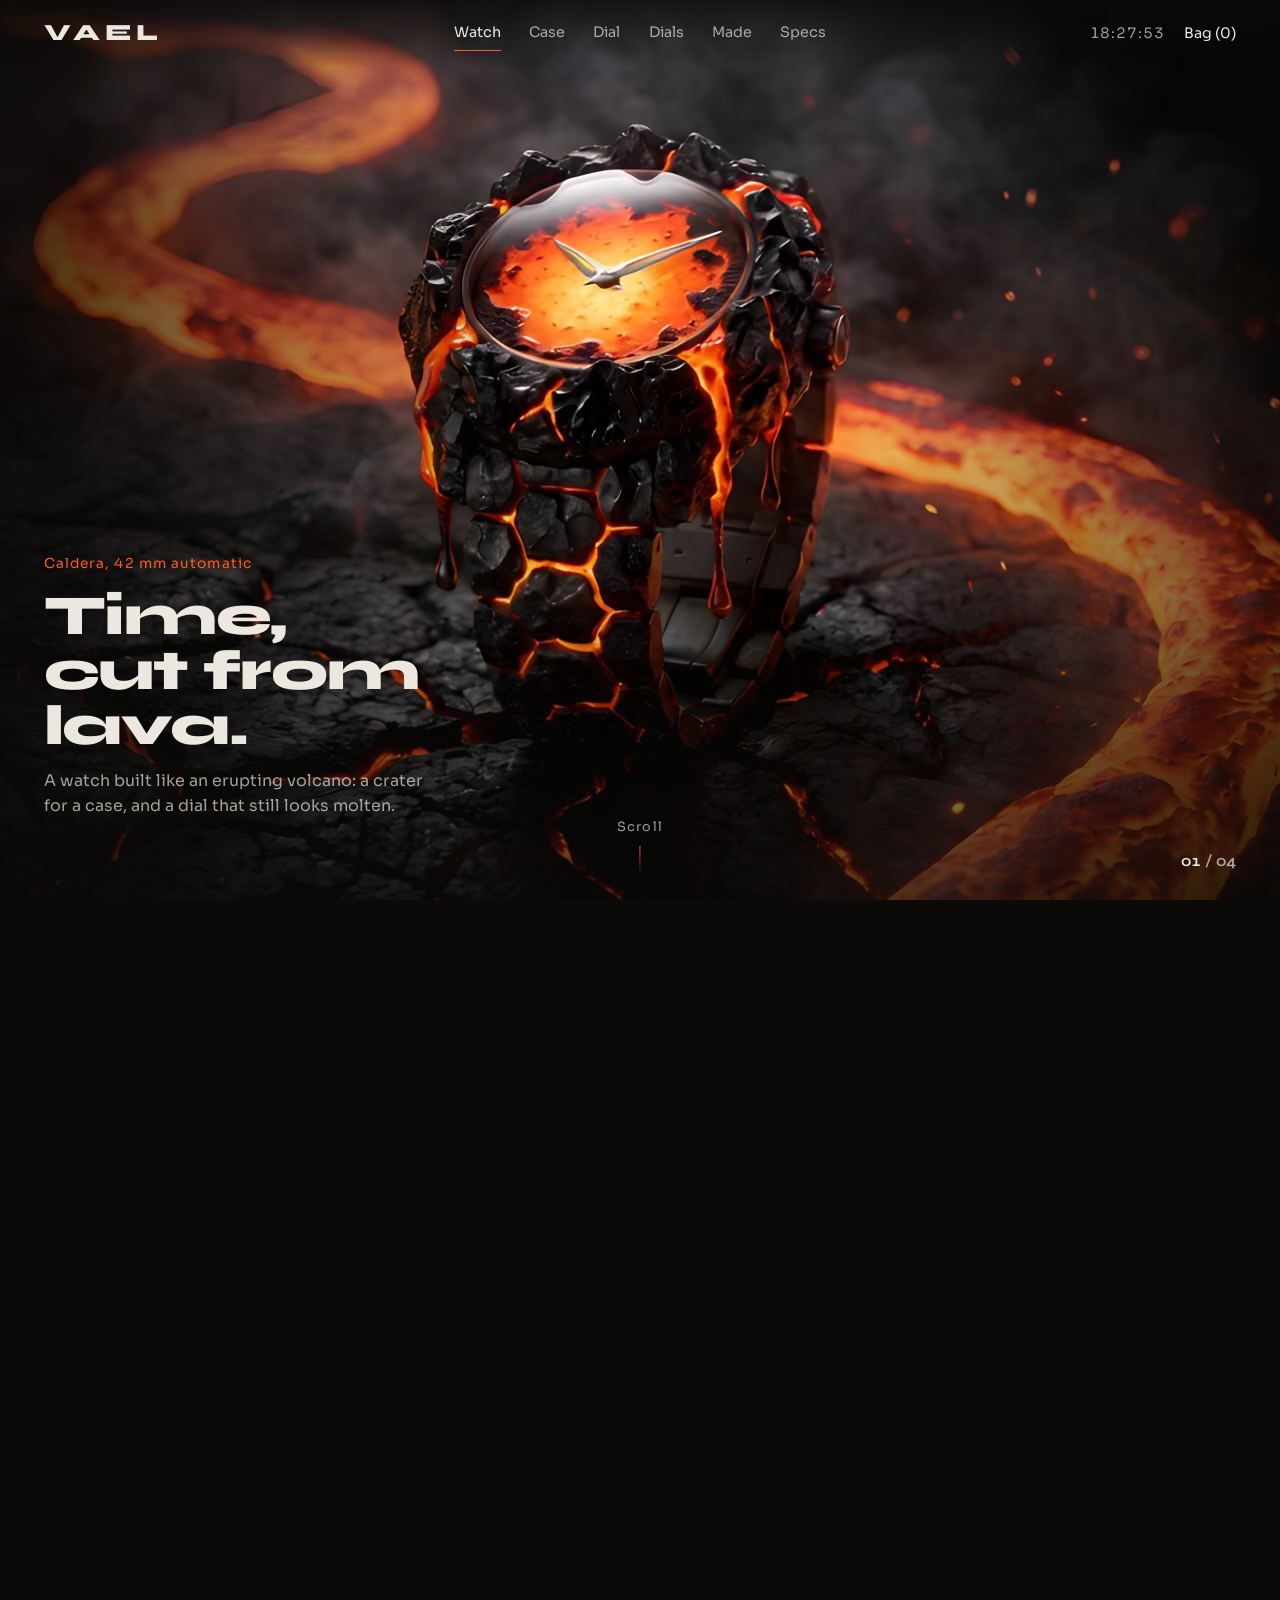
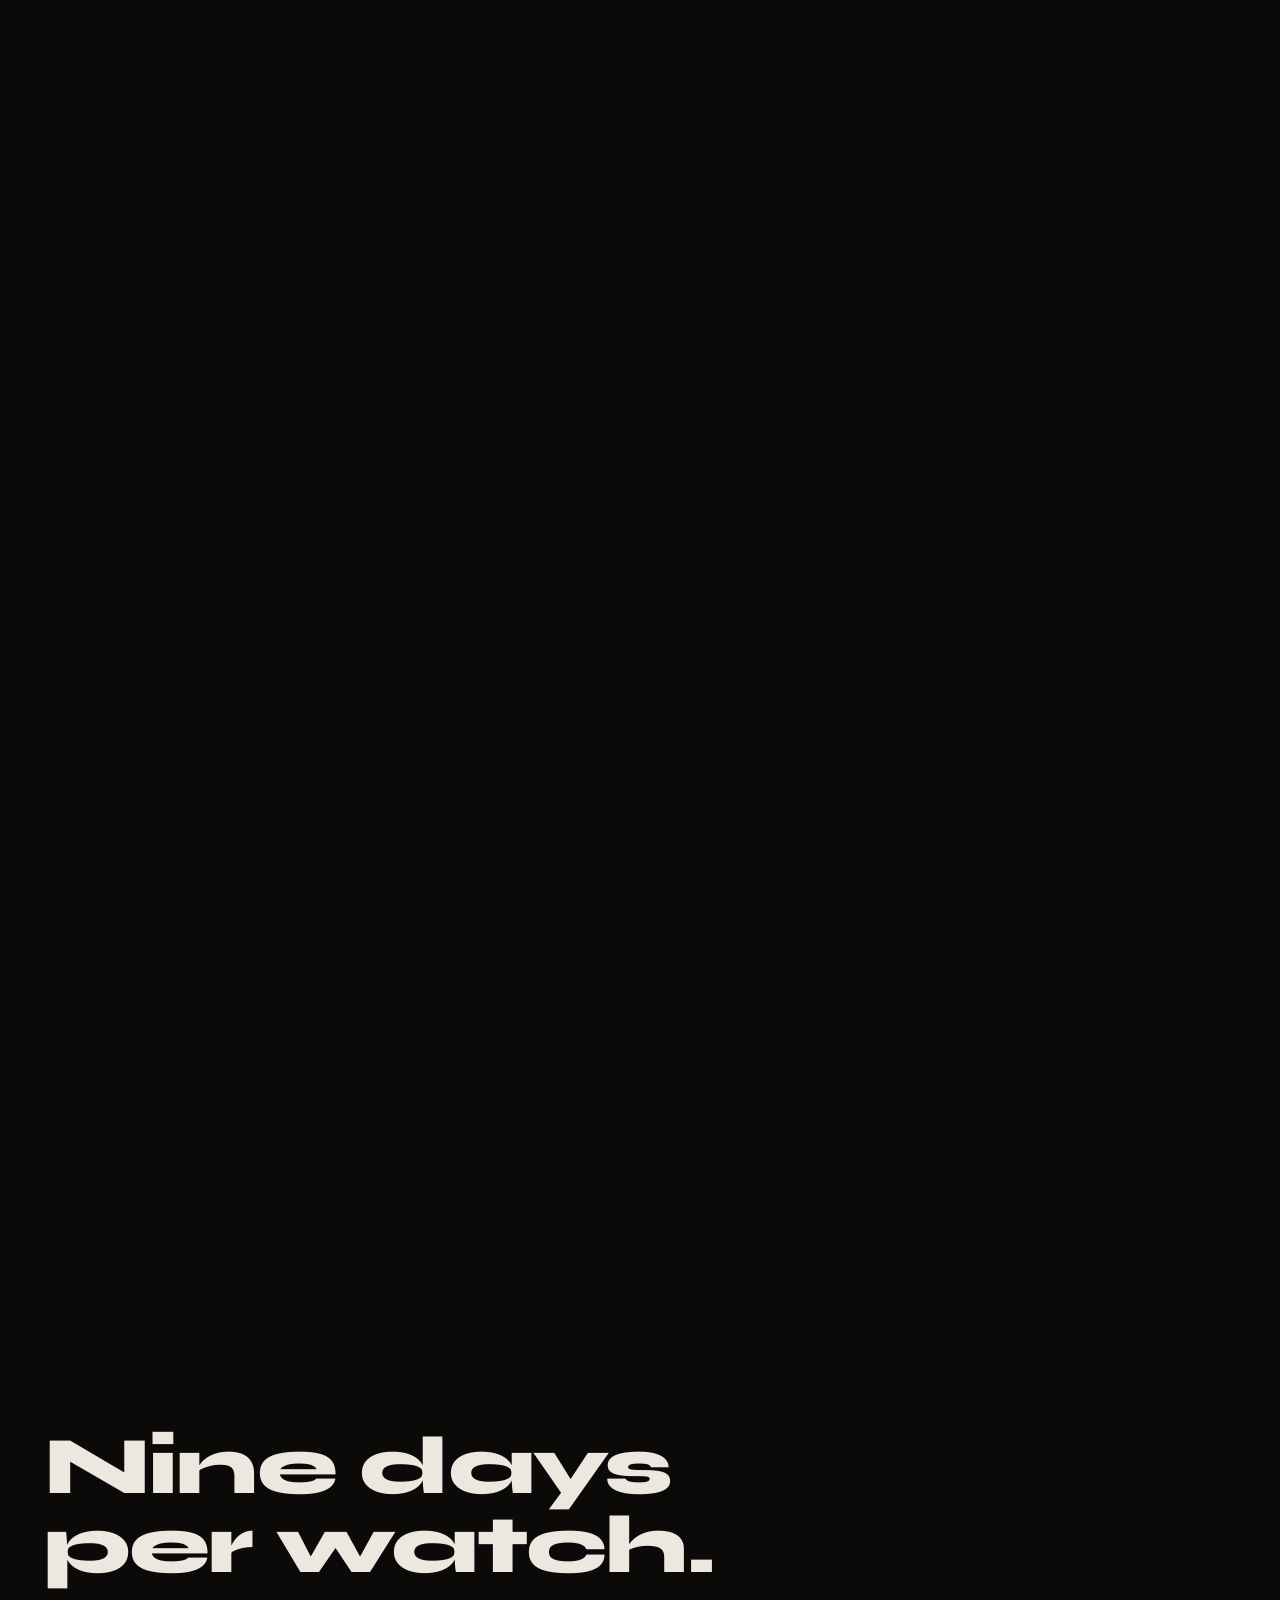
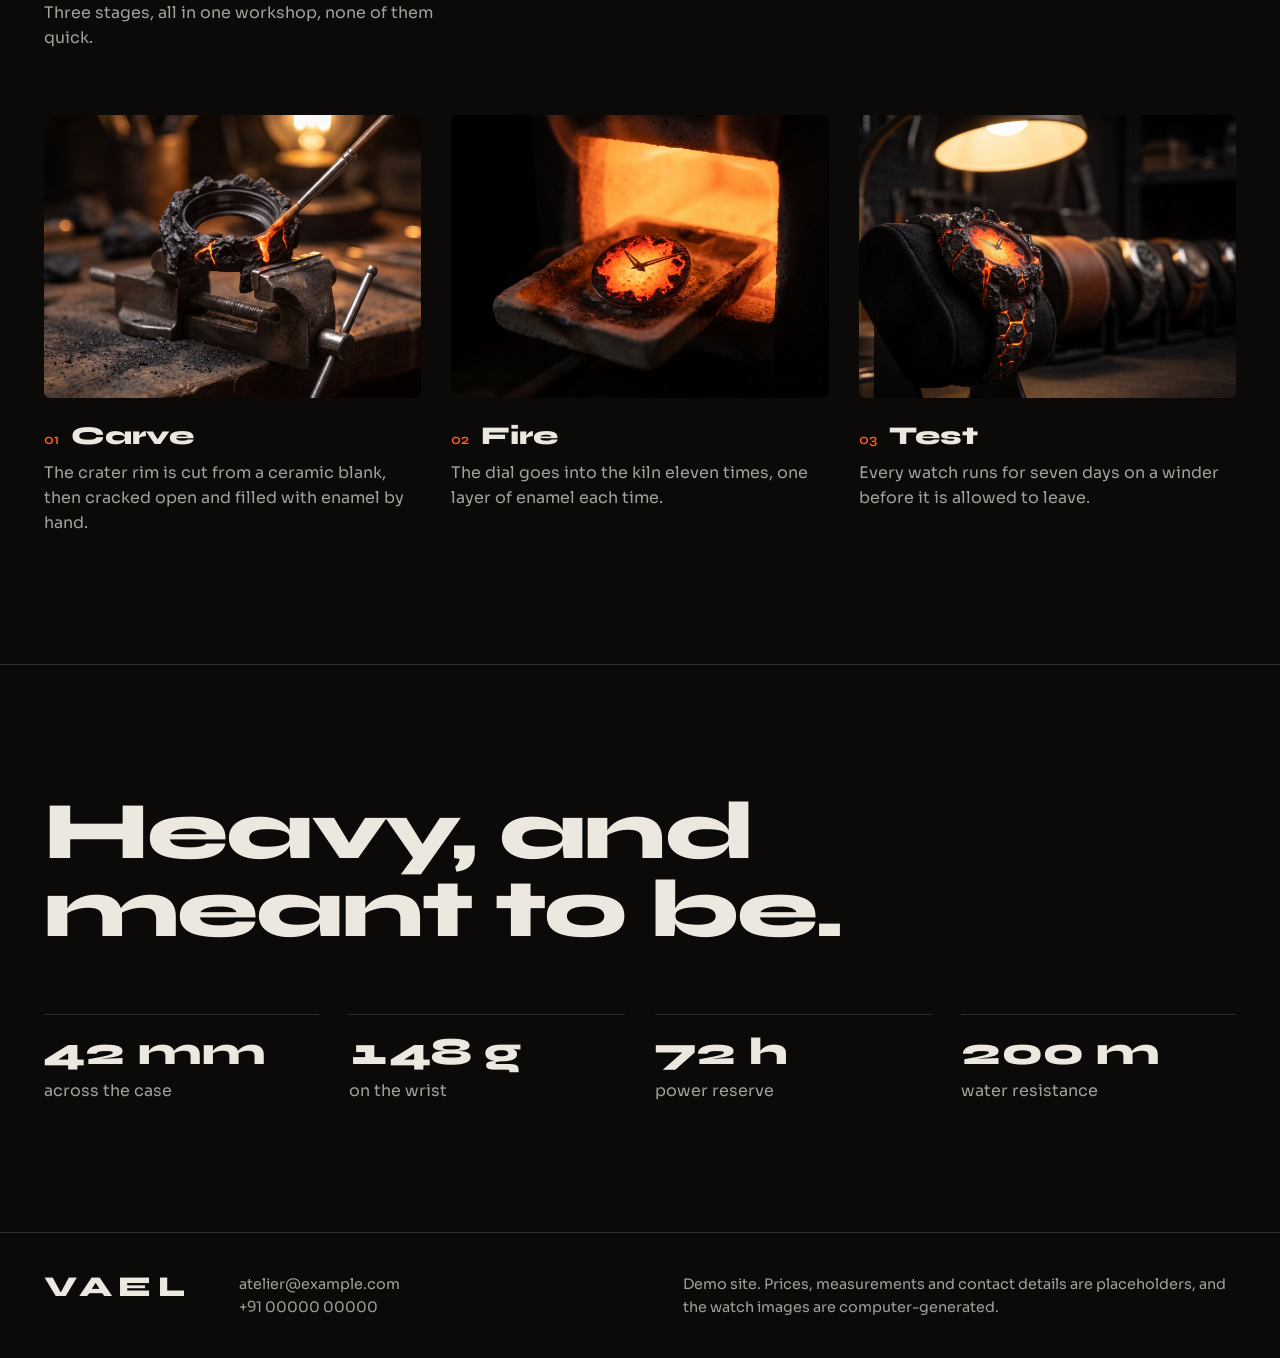
<file: index.html>
<!doctype html>
<html lang="en">
<head>
  <meta charset="utf-8">
  <meta name="viewport" content="width=device-width, initial-scale=1">
  <title>Vael</title>
  <meta name="description" content="The Vael Caldera: a watch with a case like cooled lava and a dial fired eleven times. Scroll to move around it, then choose your dial.">
  <meta name="theme-color" content="#0b0a09">
  <script>document.documentElement.classList.add("js");</script>
  <link rel="preconnect" href="https://fonts.googleapis.com">
  <link rel="preconnect" href="https://fonts.gstatic.com" crossorigin>
  <link href="https://fonts.googleapis.com/css2?family=Sora:wght@400;500;600&family=Syne:wght@600;800&display=swap" rel="stylesheet">
  <link rel="stylesheet" href="styles.css">
</head>
<body>
  <a class="skip" href="#made">Skip to how it is made</a>

  <header class="bar">
    <a class="brand" id="brand" href="#top">VAEL</a>
    <nav class="nav" id="nav" aria-label="Main"></nav>
    <div class="bar-right">
      <time class="clock" id="clock" aria-label="Current time"></time>
      <a class="bag" id="bag" href="#top">Bag (0)</a>
    </div>
  </header>

  <main>
    <!-- Film: the watch stays on screen while scrolling moves the camera
         around it. app.js paints it on the canvas and fades each panel in. -->
    <section class="film" id="top" aria-label="The Caldera, from every side">
      <div class="pin">
        <canvas class="screen" id="screen" aria-hidden="true"></canvas>
        <div class="shade" aria-hidden="true"></div>

        <div class="panels" id="panels"></div>

        <!-- Last stop: choose a dial -->
        <form class="panel panel-buy" id="buy" novalidate>
          <p class="kicker" id="buyKicker"></p>
          <h2 id="dialName"></h2>
          <p class="dial-note" id="dialNote"></p>
          <p class="panel-text" id="dialText"></p>
          <div class="buy-row">
            <p class="price" id="price"></p>
            <button class="btn" type="submit">Add to bag</button>
          </div>
          <fieldset>
            <legend class="visually-hidden">Dial colour</legend>
            <div class="dials" id="dials"></div>
          </fieldset>
          <p class="buy-note" id="buyNote" role="status"></p>
        </form>

        <p class="hint" id="hint" hidden></p>
        <p class="counter" aria-hidden="true"><span id="count">01</span><span id="total"></span></p>
        <a class="cue" id="cue" href="#made">Scroll</a>
      </div>
    </section>

    <section class="section" id="made" aria-labelledby="madeTitle">
      <div class="wrap">
        <header class="head">
          <h2 class="display" id="madeTitle" data-reveal>Nine days per watch.</h2>
          <p class="lede" data-reveal>Three stages, all in one workshop, none of them quick.</p>
        </header>
        <ol class="cards" id="cards"></ol>
      </div>
    </section>

    <section class="section section-rule" id="specs" aria-labelledby="specsTitle">
      <div class="wrap">
        <h2 class="display" id="specsTitle" data-reveal>Heavy, and meant to be.</h2>
        <dl class="specs" id="specList"></dl>
      </div>
    </section>
  </main>

  <footer class="footer">
    <div class="wrap footer-row">
      <p class="footer-mark" id="footMark">VAEL</p>
      <p><a id="footEmail"></a><br><a id="footPhone"></a></p>
      <p class="footer-note">Demo site. Prices, measurements and contact details are placeholders, and the watch images are computer-generated.</p>
    </div>
  </footer>

  <script src="config.js"></script>
  <script src="app.js"></script>
</body>
</html>
</file>
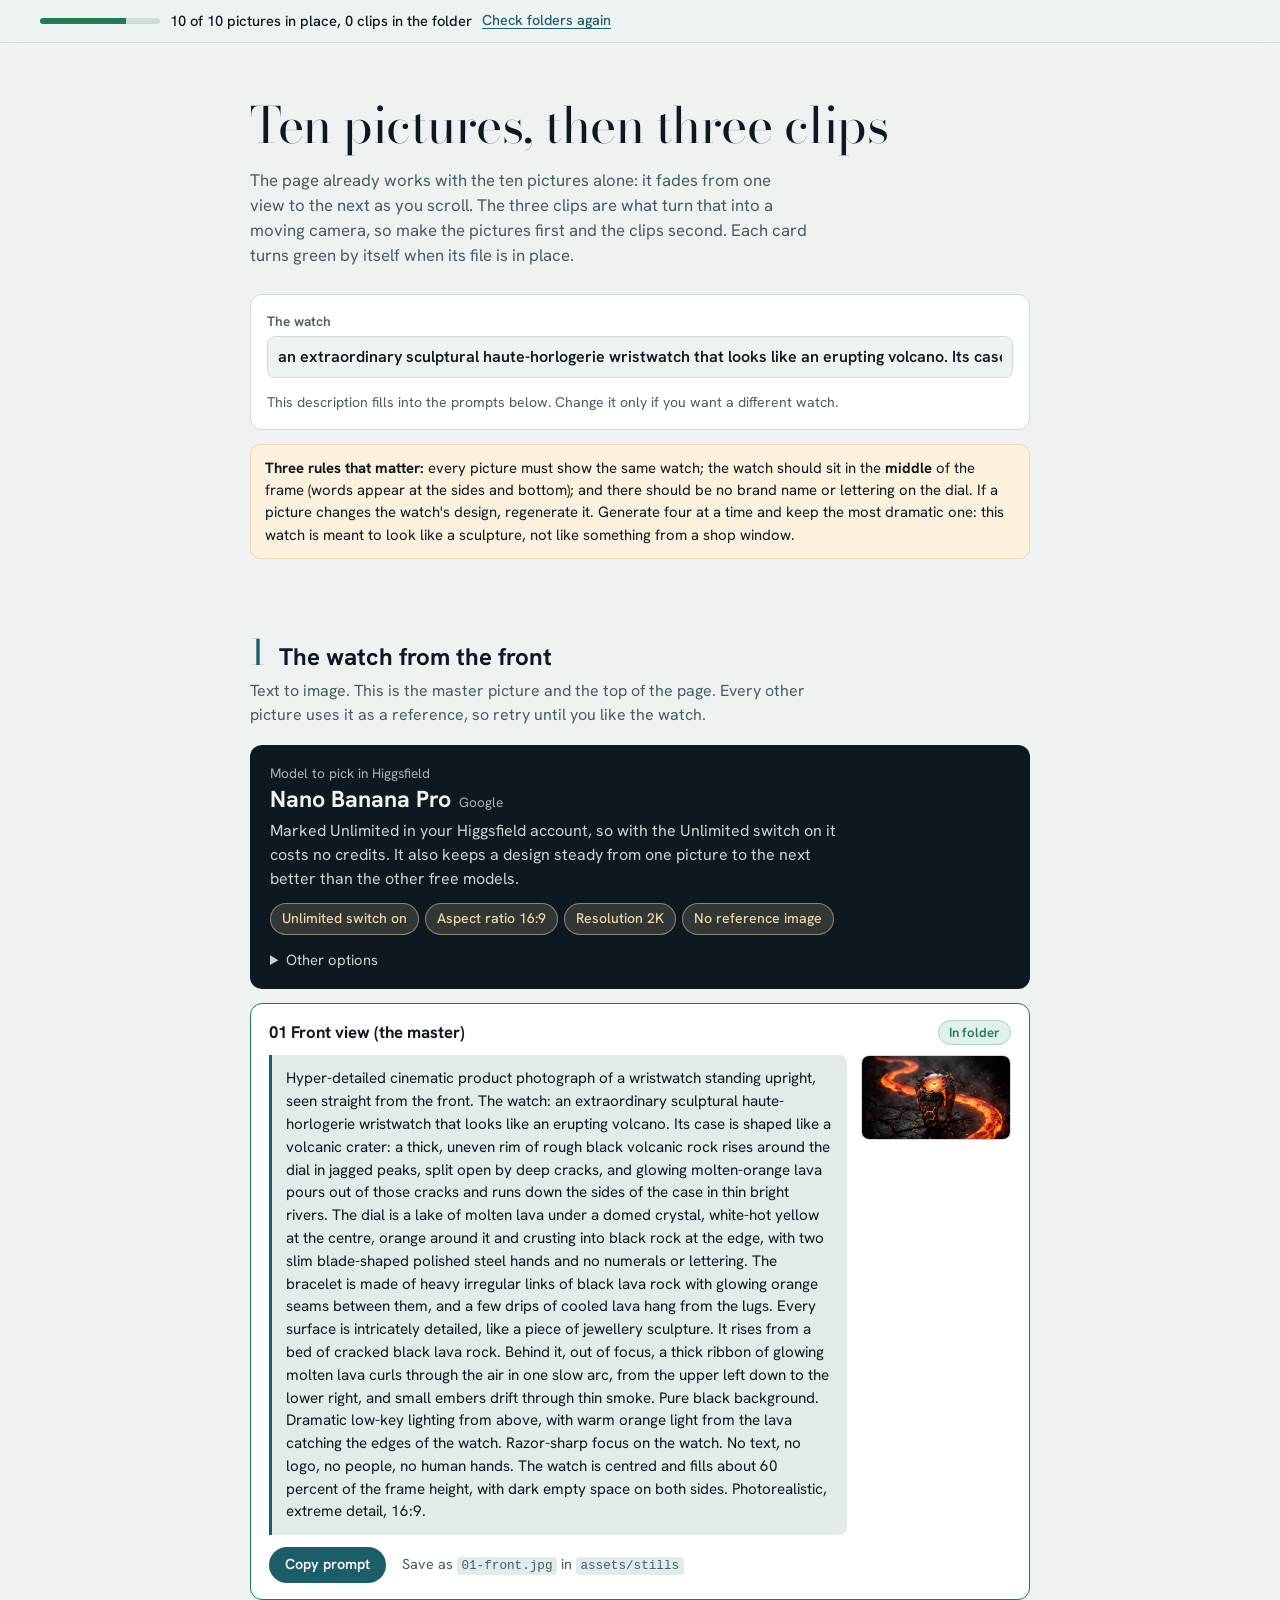
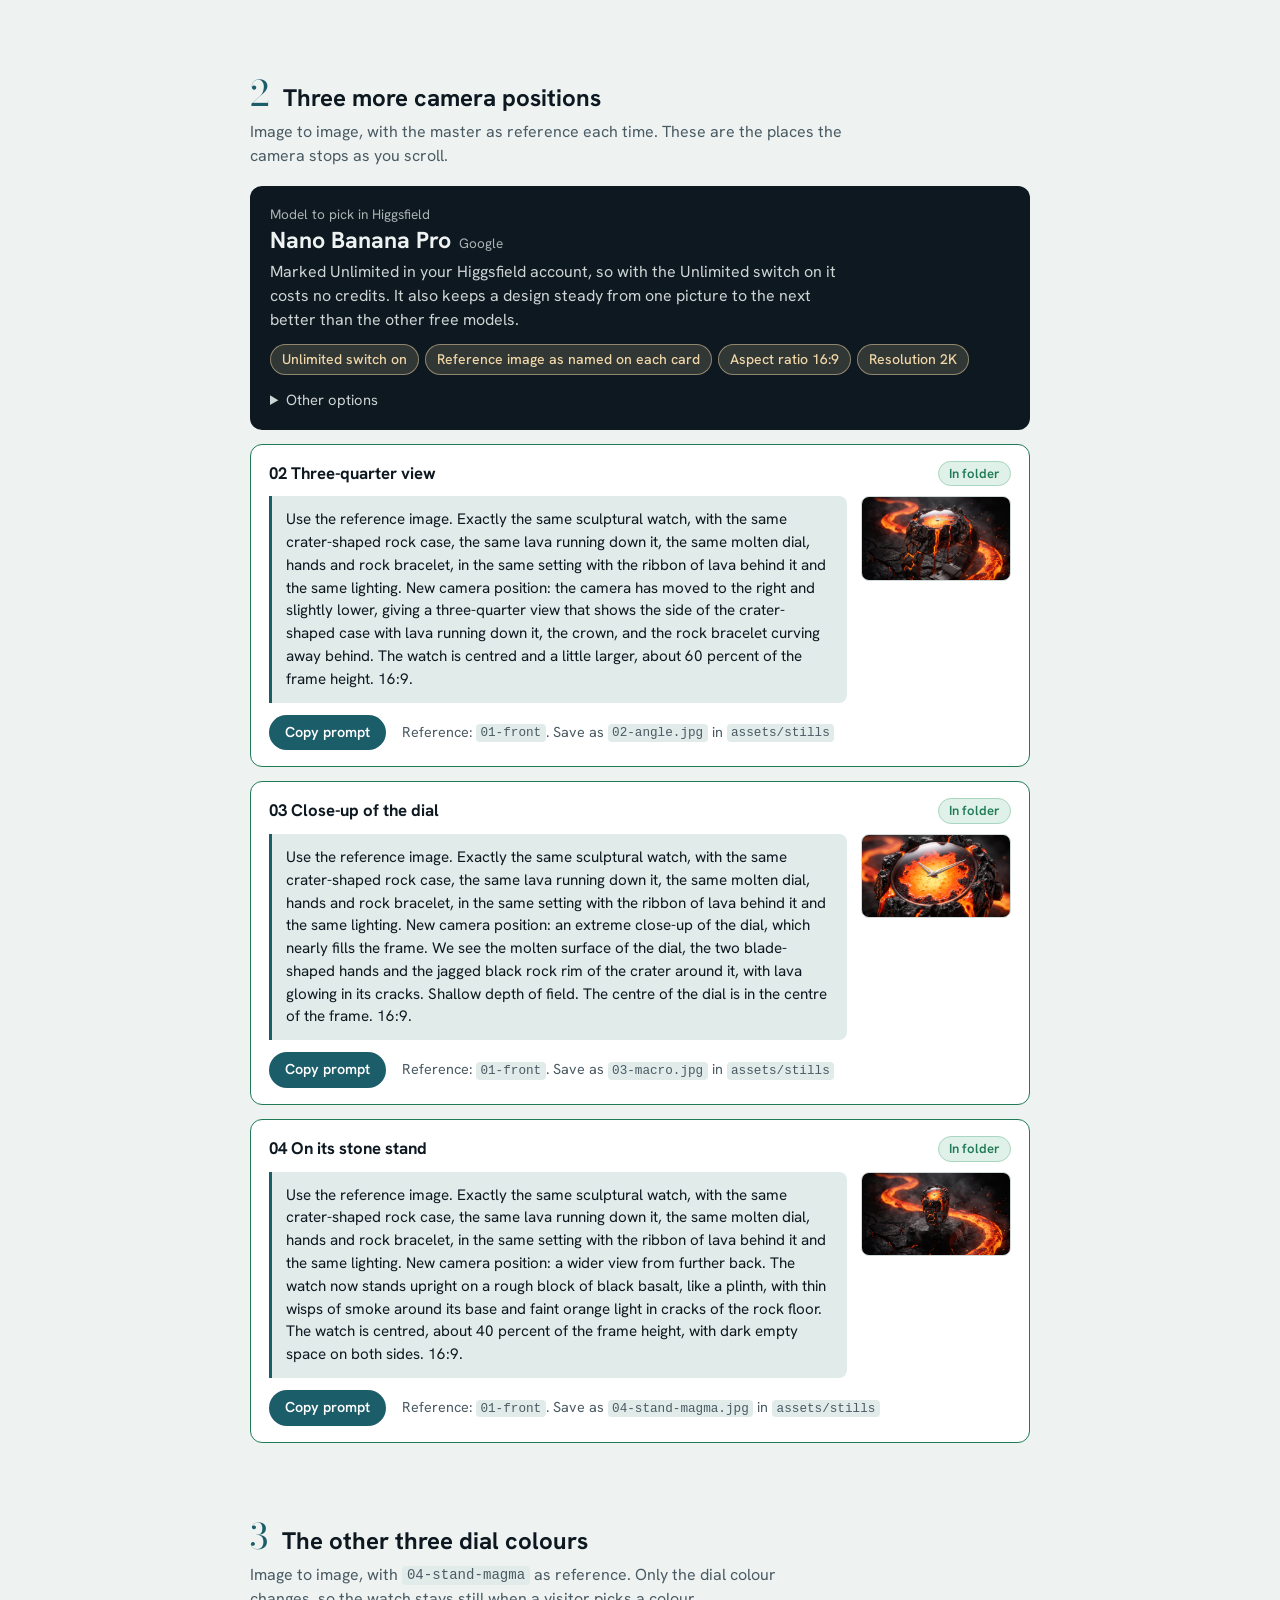
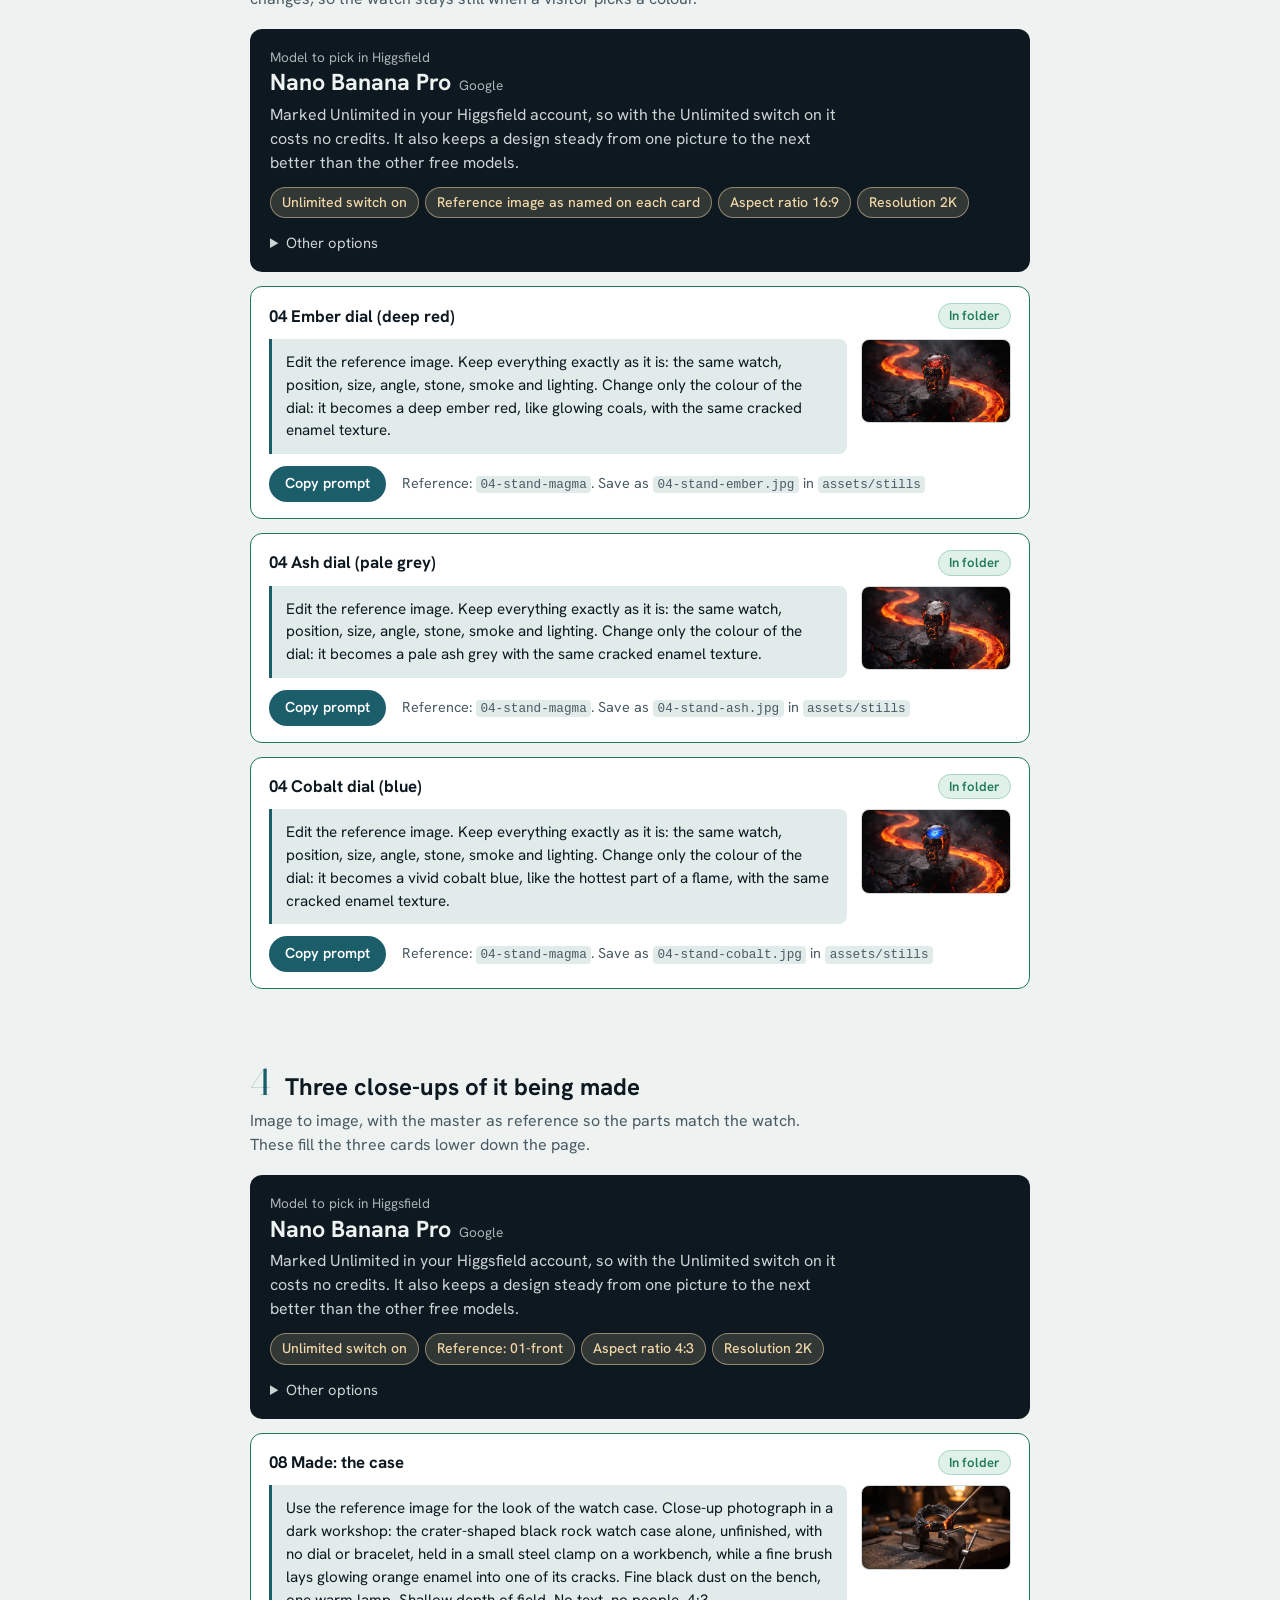
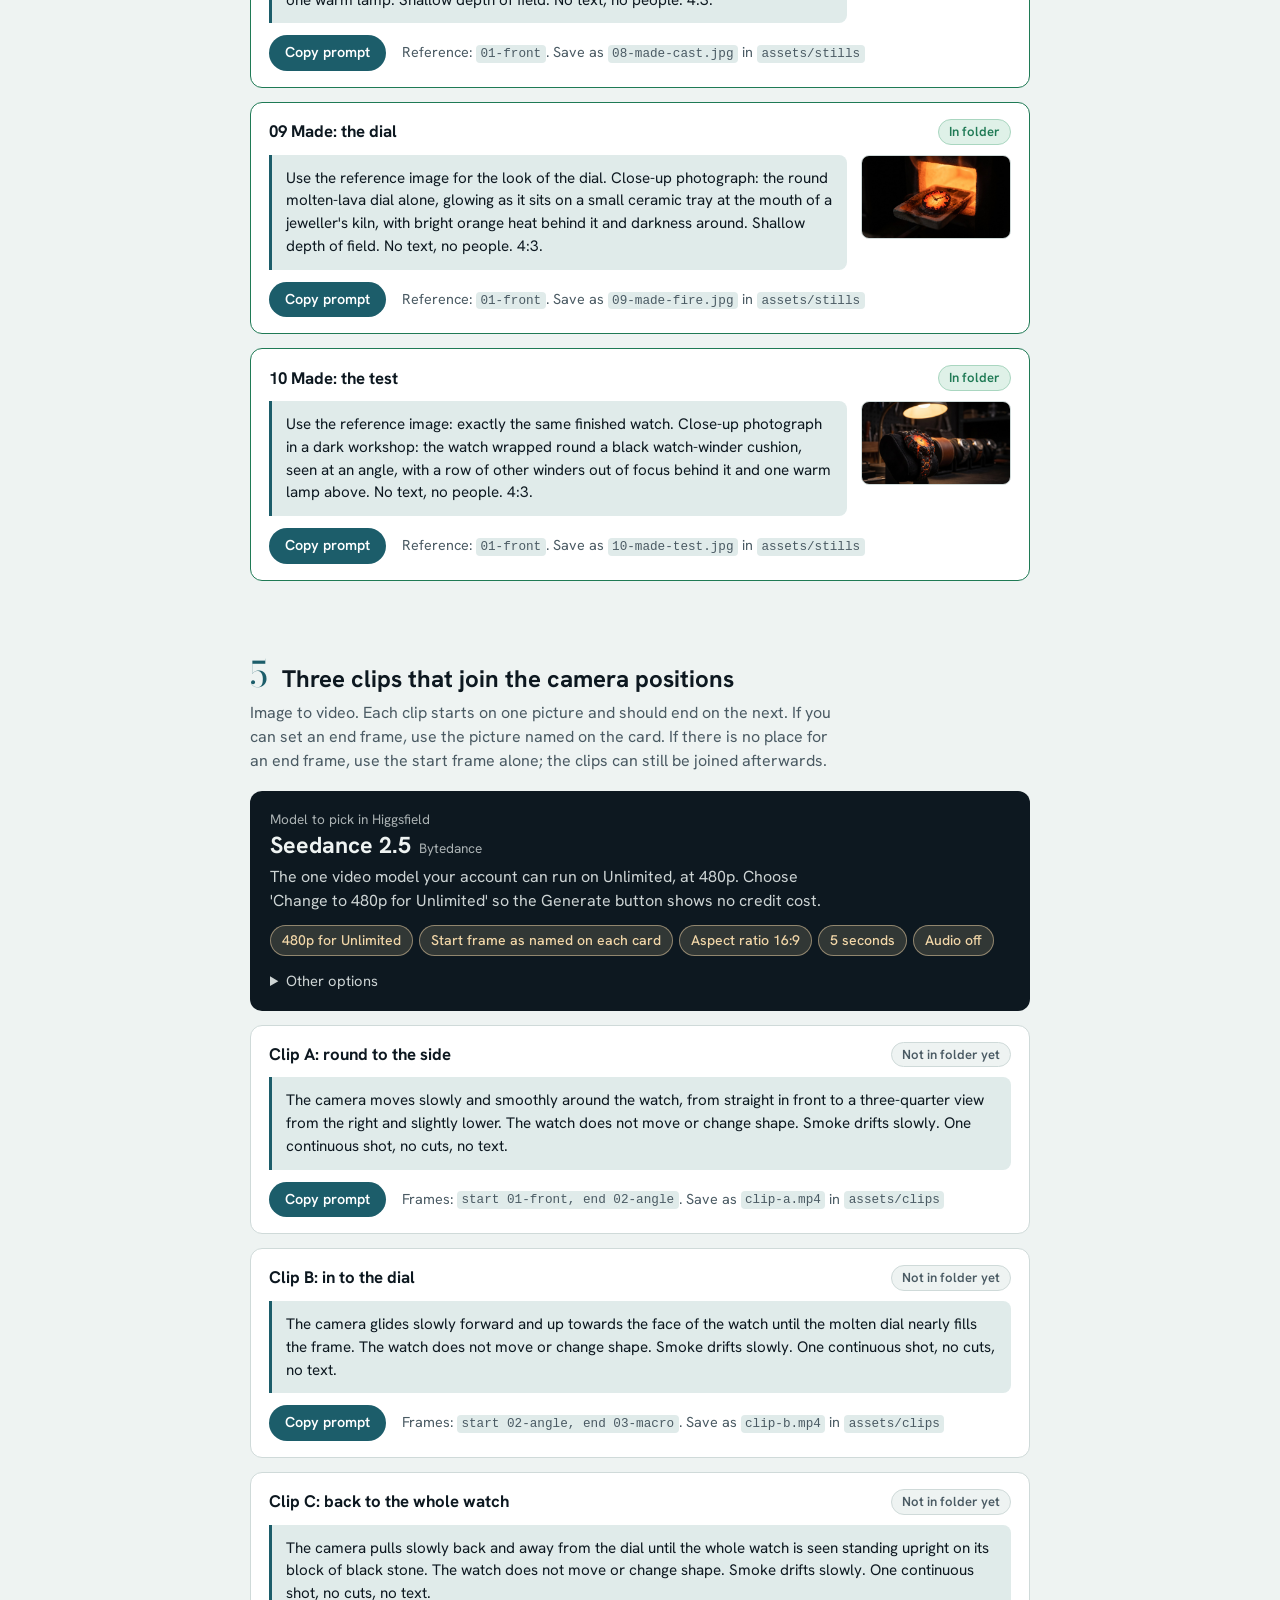
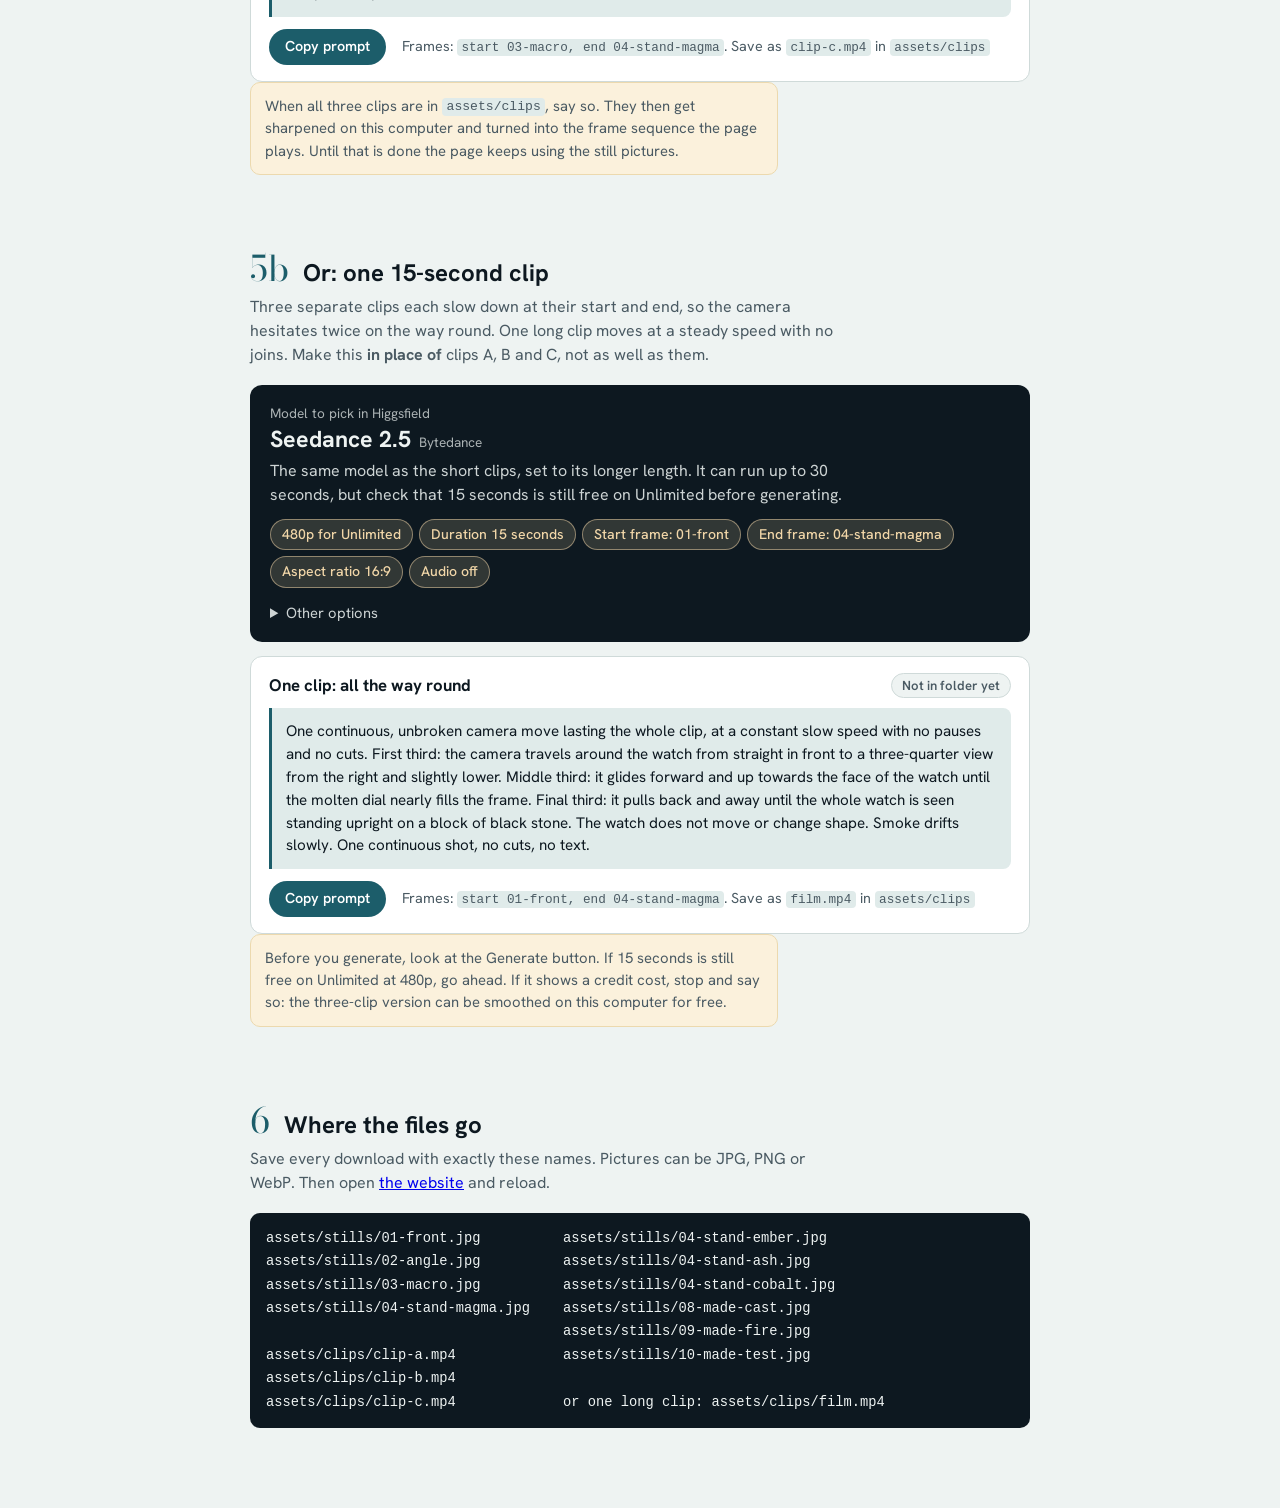
<file: guide.html>
<!doctype html>
<html lang="en">
<head>
  <meta charset="utf-8">
  <meta name="viewport" content="width=device-width, initial-scale=1">
  <title>Image and clip guide | Vael</title>
  <link rel="preconnect" href="https://fonts.googleapis.com">
  <link rel="preconnect" href="https://fonts.gstatic.com" crossorigin>
  <link href="https://fonts.googleapis.com/css2?family=Bodoni+Moda:opsz,wght@6..96,400;6..96,500&family=Hanken+Grotesk:wght@400;500;600;700&display=swap" rel="stylesheet">
  <style>
    :root {
      --haze: #eef3f2;
      --sheet: #ffffff;
      --ink: #0d1820;
      --ink-soft: #4a5a63;
      --line: #cfdad9;
      --sea: #1c5d6a;
      --sea-tint: #e0ebea;
      --dawn: #f1d6a8;
      --ok: #1f7a55;
      --display: "Bodoni Moda", "Didot", serif;
      --text: "Hanken Grotesk", system-ui, -apple-system, "Segoe UI", sans-serif;
      --mono: ui-monospace, "Cascadia Mono", Consolas, monospace;
    }

    *, *::before, *::after { box-sizing: border-box; }

    body {
      margin: 0;
      background: var(--haze);
      color: var(--ink);
      font-family: var(--text);
      font-size: 16px;
      line-height: 1.5;
      -webkit-font-smoothing: antialiased;
    }

    :focus-visible { outline: 2px solid var(--sea); outline-offset: 2px; border-radius: 4px; }

    code { font-family: var(--mono); font-size: 0.88em; background: var(--sea-tint); padding: 0.1em 0.35em; border-radius: 4px; }

    /* ---------- Sticky bar: progress + the one global choice ---------- */
    .bar {
      position: sticky;
      top: 0;
      z-index: 5;
      display: flex;
      flex-wrap: wrap;
      align-items: center;
      gap: 10px 20px;
      padding: 10px clamp(16px, 4vw, 40px);
      background: rgba(238, 243, 242, 0.92);
      -webkit-backdrop-filter: blur(10px);
      backdrop-filter: blur(10px);
      border-bottom: 1px solid var(--line);
    }

    .progress { display: flex; align-items: center; gap: 10px; font-size: 0.92rem; font-weight: 500; }
    .meter { width: 120px; height: 6px; border-radius: 3px; background: var(--line); overflow: hidden; }
    .meter span { display: block; height: 100%; width: 0; background: var(--ok); transition: width 300ms ease; }

    .linkbtn {
      border: 0; background: none; padding: 0; font: inherit; font-size: 0.9rem;
      color: var(--sea); text-decoration: underline; text-underline-offset: 3px; cursor: pointer;
    }

    .mode { margin-left: auto; display: flex; align-items: center; gap: 10px; font-size: 0.92rem; }
    .seg { display: inline-flex; padding: 3px; border-radius: 999px; background: var(--line); }
    .seg label { position: relative; cursor: pointer; }
    .seg input { position: absolute; opacity: 0; inset: 0; cursor: pointer; }
    .seg span { display: block; padding: 5px 14px; border-radius: 999px; font-weight: 600; color: var(--ink-soft); }
    .seg input:checked + span { background: var(--ink); color: var(--haze); }
    .seg input:focus-visible + span { outline: 2px solid var(--sea); outline-offset: 2px; }

    /* ---------- Page ---------- */
    main { max-width: 860px; margin: 0 auto; padding: clamp(24px, 5vw, 56px) clamp(16px, 4vw, 40px) 80px; }

    h1 { margin: 0 0 0.3em; font-family: var(--display); font-weight: 400; font-size: clamp(2rem, 5vw, 3.1rem); line-height: 1.08; letter-spacing: -0.01em; }
    .lede { margin: 0; max-width: 62ch; color: var(--ink-soft); font-size: 1.05rem; }

    .setting { display: flex; flex-wrap: wrap; gap: 14px; margin-top: 26px; padding: 16px; background: var(--sheet); border: 1px solid var(--line); border-radius: 12px; }
    .setting label { display: grid; gap: 4px; flex: 1 1 200px; font-size: 0.85rem; font-weight: 600; color: var(--ink-soft); }
    .setting input { font: inherit; font-size: 1rem; color: var(--ink); padding: 8px 10px; border: 1px solid var(--line); border-radius: 8px; background: var(--haze); }
    .setting p { flex-basis: 100%; margin: 0; font-size: 0.88rem; color: var(--ink-soft); }

    .step { margin-top: clamp(40px, 7vw, 72px); }
    .step > h2 { display: flex; align-items: baseline; gap: 14px; margin: 0 0 6px; font-size: 1.5rem; font-weight: 700; line-height: 1.2; }
    .step > h2 .num { font-family: var(--display); font-weight: 400; font-size: 2.2rem; color: var(--sea); }
    .step > p { margin: 0 0 18px; max-width: 66ch; color: var(--ink-soft); }

    /* Model recommendation */
    .model { padding: 18px 20px; border-radius: 12px; background: var(--ink); color: var(--haze); }
    .model .label { margin: 0; font-size: 0.85rem; color: rgba(238, 243, 242, 0.7); }
    .model .name { margin: 2px 0 6px; font-size: 1.45rem; font-weight: 700; line-height: 1.2; }
    .model .name small { margin-left: 8px; font-size: 0.85rem; font-weight: 400; color: rgba(238, 243, 242, 0.7); }
    .model .why { margin: 0 0 12px; max-width: 64ch; color: rgba(238, 243, 242, 0.86); }
    .chips { display: flex; flex-wrap: wrap; gap: 6px; margin: 0; padding: 0; list-style: none; }
    .chips li { padding: 4px 11px; border-radius: 999px; background: rgba(241, 214, 168, 0.16); border: 1px solid rgba(241, 214, 168, 0.5); color: var(--dawn); font-size: 0.88rem; font-weight: 500; }
    .model details { margin-top: 14px; font-size: 0.92rem; }
    .model summary { cursor: pointer; color: rgba(238, 243, 242, 0.86); }
    .model details ul { margin: 8px 0 0; padding-left: 1.1em; color: rgba(238, 243, 242, 0.86); }
    .model details li { margin: 3px 0; }
    .model details b { color: var(--haze); }

    /* One card per file to generate */
    .asset { margin-top: 14px; padding: 16px 18px; background: var(--sheet); border: 1px solid var(--line); border-radius: 12px; }
    .asset.is-found { border-color: var(--ok); }
    .asset-head { display: flex; flex-wrap: wrap; align-items: center; gap: 8px 12px; margin-bottom: 10px; }
    .asset-head h3 { margin: 0; font-size: 1.05rem; font-weight: 700; }
    .status { margin-left: auto; padding: 2px 10px; border-radius: 999px; font-size: 0.82rem; font-weight: 600; background: var(--haze); color: var(--ink-soft); border: 1px solid var(--line); }
    .is-found .status { background: #dff1e8; color: var(--ok); border-color: #a9d6c0; }

    .asset-body { display: flex; gap: 14px; align-items: flex-start; }
    .prompt { flex: 1; margin: 0; padding: 12px 14px; border-left: 3px solid var(--sea); border-radius: 0 8px 8px 0; background: var(--sea-tint); font-size: 0.95rem; white-space: pre-wrap; }
    .preview { flex: none; width: 150px; aspect-ratio: 16 / 9; object-fit: cover; border-radius: 8px; border: 1px solid var(--line); }
    .preview[hidden] { display: none; }

    .asset-foot { display: flex; flex-wrap: wrap; align-items: center; gap: 8px 16px; margin-top: 12px; font-size: 0.9rem; color: var(--ink-soft); }
    .copy { border: 0; border-radius: 999px; padding: 7px 16px; background: var(--sea); color: #fff; font: inherit; font-size: 0.9rem; font-weight: 600; cursor: pointer; }
    .copy:hover { background: #164b56; }
    .copy.is-done { background: var(--ok); }

    .note { margin: 14px 0 0; padding: 12px 14px; border-radius: 10px; background: #fbf1dc; border: 1px solid #ecd9ae; font-size: 0.93rem; }

    .files { margin: 0; padding: 14px 16px; border-radius: 10px; background: var(--ink); color: var(--haze); font-family: var(--mono); font-size: 0.86rem; line-height: 1.7; overflow-x: auto; }

    @media (max-width: 620px) {
      .bar { position: static; }
      .mode { margin-left: 0; }
      .asset-body { flex-direction: column; }
      .preview { width: 100%; }
    }

    @media (prefers-reduced-motion: reduce) { .meter span { transition: none; } }
  </style>
</head>
<body>
  <div class="bar">
    <div class="progress" aria-live="polite">
      <div class="meter" aria-hidden="true"><span id="meterFill"></span></div>
      <span id="progressText">Checking folders</span>
      <button class="linkbtn" id="recheck" type="button">Check folders again</button>
    </div>
  </div>

  <main>
    <h1>Ten pictures, then three clips</h1>
    <p class="lede">
      The page already works with the ten pictures alone: it fades from one view to the next as you
      scroll. The three clips are what turn that into a moving camera, so make the pictures first
      and the clips second. Each card turns green by itself when its file is in place.
    </p>

    <div class="setting">
      <label>The watch
        <input id="watch" type="text" autocomplete="off">
      </label>
      <p>This description fills into the prompts below. Change it only if you want a different watch.</p>
    </div>

    <p class="note">
      <b>Three rules that matter:</b> every picture must show the same watch; the watch should sit
      in the <b>middle</b> of the frame (words appear at the sides and bottom); and there should be
      no brand name or lettering on the dial. If a picture changes the watch's design, regenerate it.
      Generate four at a time and keep the most dramatic one: this watch is meant to look like a
      sculpture, not like something from a shop window.
    </p>

    <section class="step">
      <h2><span class="num">1</span> The watch from the front</h2>
      <p>Text to image. This is the master picture and the top of the page. Every other picture uses it as a reference, so retry until you like the watch.</p>
      <div class="model" data-model="wide"></div>
      <div data-assets="master"></div>
    </section>

    <section class="step">
      <h2><span class="num">2</span> Three more camera positions</h2>
      <p>Image to image, with the master as reference each time. These are the places the camera stops as you scroll.</p>
      <div class="model" data-model="wide-ref"></div>
      <div data-assets="views"></div>
    </section>

    <section class="step">
      <h2><span class="num">3</span> The other three dial colours</h2>
      <p>Image to image, with <code>04-stand-magma</code> as reference. Only the dial colour changes, so the watch stays still when a visitor picks a colour.</p>
      <div class="model" data-model="wide-ref"></div>
      <div data-assets="dials"></div>
    </section>

    <section class="step">
      <h2><span class="num">4</span> Three close-ups of it being made</h2>
      <p>Image to image, with the master as reference so the parts match the watch. These fill the three cards lower down the page.</p>
      <div class="model" data-model="card"></div>
      <div data-assets="made"></div>
    </section>

    <section class="step">
      <h2><span class="num">5</span> Three clips that join the camera positions</h2>
      <p>Image to video. Each clip starts on one picture and should end on the next. If you can set an end frame, use the picture named on the card. If there is no place for an end frame, use the start frame alone; the clips can still be joined afterwards.</p>
      <div class="model" data-model="clip"></div>
      <div data-assets="clips"></div>
      <p class="note">When all three clips are in <code>assets/clips</code>, say so. They then get sharpened on this computer and turned into the frame sequence the page plays. Until that is done the page keeps using the still pictures.</p>
    </section>

    <section class="step">
      <h2><span class="num">5b</span> Or: one 15-second clip</h2>
      <p>Three separate clips each slow down at their start and end, so the camera hesitates twice on the way round. One long clip moves at a steady speed with no joins. Make this <b>in place of</b> clips A, B and C, not as well as them.</p>
      <div class="model" data-model="long"></div>
      <div data-assets="single"></div>
      <p class="note">Before you generate, look at the Generate button. If 15 seconds is still free on Unlimited at 480p, go ahead. If it shows a credit cost, stop and say so: the three-clip version can be smoothed on this computer for free.</p>
    </section>

    <section class="step">
      <h2><span class="num">6</span> Where the files go</h2>
      <p>Save every download with exactly these names. Pictures can be JPG, PNG or WebP. Then open <a href="index.html">the website</a> and reload.</p>
      <pre class="files">assets/stills/01-front.jpg          assets/stills/04-stand-ember.jpg
assets/stills/02-angle.jpg          assets/stills/04-stand-ash.jpg
assets/stills/03-macro.jpg          assets/stills/04-stand-cobalt.jpg
assets/stills/04-stand-magma.jpg    assets/stills/08-made-cast.jpg
                                    assets/stills/09-made-fire.jpg
assets/clips/clip-a.mp4             assets/stills/10-made-test.jpg
assets/clips/clip-b.mp4
assets/clips/clip-c.mp4             or one long clip: assets/clips/film.mp4</pre>
    </section>
  </main>

  <script>
  (() => {
    "use strict";

    const TYPES = ["jpg", "png", "webp", "jpeg"];
    const DEFAULT_WATCH = "an extraordinary sculptural haute-horlogerie wristwatch that looks like an erupting volcano. Its case is shaped like a volcanic crater: a thick, uneven rim of rough black volcanic rock rises around the dial in jagged peaks, split open by deep cracks, and glowing molten-orange lava pours out of those cracks and runs down the sides of the case in thin bright rivers. The dial is a lake of molten lava under a domed crystal, white-hot yellow at the centre, orange around it and crusting into black rock at the edge, with two slim blade-shaped polished steel hands and no numerals or lettering. The bracelet is made of heavy irregular links of black lava rock with glowing orange seams between them, and a few drips of cooled lava hang from the lugs. Every surface is intricately detailed, like a piece of jewellery sculpture"

    const IMAGE = "Marked Unlimited in your Higgsfield account, so with the Unlimited switch on it costs no credits. It also keeps a design steady from one picture to the next better than the other free models.";
    const MODELS = {
      wide: { name: "Nano Banana Pro", by: "Google", why: IMAGE,
        chips: ["Unlimited switch on", "Aspect ratio 16:9", "Resolution 2K", "No reference image"],
        others: [["Seedream 4.5", "Also marked Unlimited. A backup if you don't like the result."]] },
      "wide-ref": { name: "Nano Banana Pro", by: "Google", why: IMAGE,
        chips: ["Unlimited switch on", "Reference image as named on each card", "Aspect ratio 16:9", "Resolution 2K"],
        others: [["Seedream 4.5", "Also marked Unlimited. It tends to redraw more of the picture, so check the watch has not changed."]] },
      card: { name: "Nano Banana Pro", by: "Google", why: IMAGE,
        chips: ["Unlimited switch on", "Reference: 01-front", "Aspect ratio 4:3", "Resolution 2K"],
        others: [["Seedream 4.5", "Also marked Unlimited."]] },
      long: { name: "Seedance 2.5", by: "Bytedance",
        why: "The same model as the short clips, set to its longer length. It can run up to 30 seconds, but check that 15 seconds is still free on Unlimited before generating.",
        chips: ["480p for Unlimited", "Duration 15 seconds", "Start frame: 01-front", "End frame: 04-stand-magma", "Aspect ratio 16:9", "Audio off"],
        others: [["Extend Video", "The tab next to References. Make clip A first, then extend it twice with the prompts for B and C. Each extension carries on from the last frame, so there is no join."]] },
      clip: { name: "Seedance 2.5", by: "Bytedance",
        why: "The one video model your account can run on Unlimited, at 480p. Choose 'Change to 480p for Unlimited' so the Generate button shows no credit cost.",
        chips: ["480p for Unlimited", "Start frame as named on each card", "Aspect ratio 16:9", "5 seconds", "Audio off"],
        others: [["Seedance 2.5 at 720p", "Sharper, but it costs credits. Check the number on the Generate button first."]] },
    };

    const SET = "It rises from a bed of cracked black lava rock. Behind it, out of focus, a thick ribbon of glowing molten lava curls through the air in one slow arc, from the upper left down to the lower right, and small embers drift through thin smoke. Pure black background. Dramatic low-key lighting from above, with warm orange light from the lava catching the edges of the watch. Razor-sharp focus on the watch. No text, no logo, no people, no human hands.";
    const SAME = "Use the reference image. Exactly the same sculptural watch, with the same crater-shaped rock case, the same lava running down it, the same molten dial, hands and rock bracelet, in the same setting with the ribbon of lava behind it and the same lighting.";
    const STEADY = "The watch does not move or change shape. Smoke drifts slowly. One continuous shot, no cuts, no text.";

    const ASSETS = [
      { group: "master", dir: "assets/stills", file: "01-front", title: "01 Front view (the master)",
        prompt: `Hyper-detailed cinematic product photograph of a wristwatch standing upright, seen straight from the front. The watch: {watch}. ${SET} The watch is centred and fills about 60 percent of the frame height, with dark empty space on both sides. Photorealistic, extreme detail, 16:9.` },
      { group: "views", dir: "assets/stills", file: "02-angle", title: "02 Three-quarter view", ref: "01-front",
        prompt: `${SAME} New camera position: the camera has moved to the right and slightly lower, giving a three-quarter view that shows the side of the crater-shaped case with lava running down it, the crown, and the rock bracelet curving away behind. The watch is centred and a little larger, about 60 percent of the frame height. 16:9.` },
      { group: "views", dir: "assets/stills", file: "03-macro", title: "03 Close-up of the dial", ref: "01-front",
        prompt: `${SAME} New camera position: an extreme close-up of the dial, which nearly fills the frame. We see the molten surface of the dial, the two blade-shaped hands and the jagged black rock rim of the crater around it, with lava glowing in its cracks. Shallow depth of field. The centre of the dial is in the centre of the frame. 16:9.` },
      { group: "views", dir: "assets/stills", file: "04-stand-magma", title: "04 On its stone stand", ref: "01-front",
        prompt: `${SAME} New camera position: a wider view from further back. The watch now stands upright on a rough block of black basalt, like a plinth, with thin wisps of smoke around its base and faint orange light in cracks of the rock floor. The watch is centred, about 40 percent of the frame height, with dark empty space on both sides. 16:9.` },
      { group: "dials", dir: "assets/stills", file: "04-stand-ember", title: "04 Ember dial (deep red)", ref: "04-stand-magma",
        prompt: `Edit the reference image. Keep everything exactly as it is: the same watch, position, size, angle, stone, smoke and lighting. Change only the colour of the dial: it becomes a deep ember red, like glowing coals, with the same cracked enamel texture.` },
      { group: "dials", dir: "assets/stills", file: "04-stand-ash", title: "04 Ash dial (pale grey)", ref: "04-stand-magma",
        prompt: `Edit the reference image. Keep everything exactly as it is: the same watch, position, size, angle, stone, smoke and lighting. Change only the colour of the dial: it becomes a pale ash grey with the same cracked enamel texture.` },
      { group: "dials", dir: "assets/stills", file: "04-stand-cobalt", title: "04 Cobalt dial (blue)", ref: "04-stand-magma",
        prompt: `Edit the reference image. Keep everything exactly as it is: the same watch, position, size, angle, stone, smoke and lighting. Change only the colour of the dial: it becomes a vivid cobalt blue, like the hottest part of a flame, with the same cracked enamel texture.` },
      { group: "made", dir: "assets/stills", file: "08-made-cast", title: "08 Made: the case", ref: "01-front",
        prompt: `Use the reference image for the look of the watch case. Close-up photograph in a dark workshop: the crater-shaped black rock watch case alone, unfinished, with no dial or bracelet, held in a small steel clamp on a workbench, while a fine brush lays glowing orange enamel into one of its cracks. Fine black dust on the bench, one warm lamp. Shallow depth of field. No text, no people. 4:3.` },
      { group: "made", dir: "assets/stills", file: "09-made-fire", title: "09 Made: the dial", ref: "01-front",
        prompt: `Use the reference image for the look of the dial. Close-up photograph: the round molten-lava dial alone, glowing as it sits on a small ceramic tray at the mouth of a jeweller's kiln, with bright orange heat behind it and darkness around. Shallow depth of field. No text, no people. 4:3.` },
      { group: "made", dir: "assets/stills", file: "10-made-test", title: "10 Made: the test", ref: "01-front",
        prompt: `Use the reference image: exactly the same finished watch. Close-up photograph in a dark workshop: the watch wrapped round a black watch-winder cushion, seen at an angle, with a row of other winders out of focus behind it and one warm lamp above. No text, no people. 4:3.` },
      { group: "clips", kind: "clip", dir: "assets/clips", file: "clip-a", title: "Clip A: round to the side", ref: "start 01-front, end 02-angle",
        prompt: `The camera moves slowly and smoothly around the watch, from straight in front to a three-quarter view from the right and slightly lower. ${STEADY}` },
      { group: "clips", kind: "clip", dir: "assets/clips", file: "clip-b", title: "Clip B: in to the dial", ref: "start 02-angle, end 03-macro",
        prompt: `The camera glides slowly forward and up towards the face of the watch until the molten dial nearly fills the frame. ${STEADY}` },
      { group: "clips", kind: "clip", dir: "assets/clips", file: "clip-c", title: "Clip C: back to the whole watch", ref: "start 03-macro, end 04-stand-magma",
        prompt: `The camera pulls slowly back and away from the dial until the whole watch is seen standing upright on its block of black stone. ${STEADY}` },
      { group: "single", kind: "clip", dir: "assets/clips", file: "film", title: "One clip: all the way round", ref: "start 01-front, end 04-stand-magma",
        prompt: `One continuous, unbroken camera move lasting the whole clip, at a constant slow speed with no pauses and no cuts. First third: the camera travels around the watch from straight in front to a three-quarter view from the right and slightly lower. Middle third: it glides forward and up towards the face of the watch until the molten dial nearly fills the frame. Final third: it pulls back and away until the whole watch is seen standing upright on a block of black stone. ${STEADY}` },
    ];

    const store = {
      get() { try { return localStorage.getItem("vael-guide-watch-2") || DEFAULT_WATCH; } catch (_) { return DEFAULT_WATCH; } },
      set(value) { try { localStorage.setItem("vael-guide-watch-2", value); } catch (_) { /* private mode */ } },
    };
    let watch = store.get();
    const esc = (s) => s.replace(/[&<>"]/g, (c) => ({ "&": "&amp;", "<": "&lt;", ">": "&gt;", '"': "&quot;" }[c]));
    const fill = (text) => text.replaceAll("{watch}", watch.trim() || DEFAULT_WATCH);

    document.querySelectorAll(".model").forEach((box) => {
      const m = MODELS[box.dataset.model];
      box.innerHTML =
        `<p class="label">Model to pick in Higgsfield</p>` +
        `<p class="name">${esc(m.name)}<small>${esc(m.by)}</small></p>` +
        `<p class="why">${esc(m.why)}</p>` +
        `<ul class="chips">${m.chips.map((c) => `<li>${esc(c)}</li>`).join("")}</ul>` +
        `<details><summary>Other options</summary><ul>` +
        m.others.map(([n, d]) => `<li><b>${esc(n)}</b>: ${esc(d)}</li>`).join("") + `</ul></details>`;
    });

    const cards = ASSETS.map((a) => {
      const clip = a.kind === "clip";
      const el = document.createElement("article");
      el.className = "asset";
      el.innerHTML =
        `<div class="asset-head"><h3>${esc(a.title)}</h3><span class="status">Not in folder yet</span></div>` +
        `<div class="asset-body"><p class="prompt"></p><img class="preview" alt="" hidden></div>` +
        `<div class="asset-foot"><button class="copy" type="button">Copy prompt</button>` +
        `<span>${a.ref ? `${clip ? "Frames" : "Reference"}: <code>${esc(a.ref)}</code>. ` : ""}Save as <code>${esc(a.file)}.${clip ? "mp4" : "jpg"}</code> in <code>${esc(a.dir)}</code></span></div>`;
      document.querySelector(`[data-assets="${a.group}"]`).append(el);
      const card = { el, promptEl: el.querySelector(".prompt"), text: () => fill(a.prompt), path: `${a.dir}/${a.file}`, clip };
      el.querySelector(".copy").addEventListener("click", (e) => copy(card.text(), e.currentTarget));
      return card;
    });

    function renderPrompts() { cards.forEach((c) => { c.promptEl.textContent = c.text(); }); }

    async function copy(text, button) {
      let ok = false;
      try { await navigator.clipboard.writeText(text); ok = true; }
      catch (_) {
        const ta = document.createElement("textarea");
        ta.value = text; ta.style.position = "fixed"; ta.style.opacity = "0";
        document.body.append(ta); ta.select();
        try { ok = document.execCommand("copy"); } catch (_) { ok = false; }
        ta.remove();
      }
      button.textContent = ok ? "Copied" : "Select the text and copy it";
      button.classList.toggle("is-done", ok);
      window.setTimeout(() => { button.textContent = "Copy prompt"; button.classList.remove("is-done"); }, 1800);
    }

    function findStill(path) {
      return new Promise((resolve) => {
        const attempt = (n) => {
          if (n >= TYPES.length) return resolve(null);
          const url = `${path}.${TYPES[n]}`;
          const img = new Image();
          img.onload = () => resolve(url);
          img.onerror = () => attempt(n + 1);
          img.src = `${url}?t=${Date.now()}`;
        };
        attempt(0);
      });
    }

    function findClip(path) {
      return new Promise((resolve) => {
        const video = document.createElement("video");
        video.preload = "metadata";
        video.onloadedmetadata = () => resolve(`${path}.mp4`);
        video.onerror = () => resolve(null);
        video.src = `${path}.mp4?t=${Date.now()}`;
      });
    }

    let run = 0;
    async function checkFolder() {
      const mine = ++run;
      const found = await Promise.all(cards.map((c) => (c.clip ? findClip(c.path) : findStill(c.path))));
      if (mine !== run) return;
      found.forEach((url, i) => {
        const card = cards[i];
        card.el.classList.toggle("is-found", Boolean(url));
        card.el.querySelector(".status").textContent = url ? "In folder" : "Not in folder yet";
        const preview = card.el.querySelector(".preview");
        preview.hidden = !url || card.clip;
        if (url && !card.clip) preview.src = url;
      });
      const stills = cards.filter((c) => !c.clip).length;
      const stillsDone = found.filter((url, i) => url && !cards[i].clip).length;
      const clipsDone = found.filter((url, i) => url && cards[i].clip).length;
      document.getElementById("meterFill").style.width = `${(found.filter(Boolean).length / cards.length) * 100}%`;
      document.getElementById("progressText").textContent =
        `${stillsDone} of ${stills} pictures in place, ${clipsDone} clip${clipsDone === 1 ? "" : "s"} in the folder`;
    }

    const input = document.getElementById("watch");
    input.value = watch;
    input.placeholder = DEFAULT_WATCH;
    input.addEventListener("input", () => { watch = input.value; store.set(watch); renderPrompts(); });

    document.getElementById("recheck").addEventListener("click", checkFolder);
    window.addEventListener("focus", checkFolder);
    renderPrompts();
    checkFolder();
  })();
  </script>
</body>
</html>
</file>
<file: styles.css>
:root {
  --rock: #0b0a09;         /* cooled basalt: the whole page */
  --rock-2: #151311;       /* a lighter seam of rock: cards */
  --ash: #ece7df;          /* text */
  --ash-soft: rgba(236, 231, 223, 0.68);
  --rule: rgba(236, 231, 223, 0.16);
  --magma: #ff5a1f;        /* the dial's orange: the one accent */

  --display: "Syne", "Arial Black", sans-serif;
  --text: "Sora", system-ui, -apple-system, "Segoe UI", sans-serif;

  --pad: clamp(18px, 3.4vw, 60px);
  --bar-h: 66px;
  --ease: cubic-bezier(0.2, 0.7, 0.1, 1);
}

*,
*::before,
*::after {
  box-sizing: border-box;
}

html {
  scroll-behavior: smooth;
  scroll-padding-top: var(--bar-h);
}

body {
  margin: 0;
  background: var(--rock);
  color: var(--ash);
  font-family: var(--text);
  font-size: 16px;
  line-height: 1.55;
  -webkit-font-smoothing: antialiased;
  overflow-x: clip;
}

a {
  color: inherit;
  text-decoration: none;
}

button {
  font: inherit;
}

h1,
h2,
h3,
p {
  margin: 0;
}

:focus-visible {
  outline: 2px solid var(--magma);
  outline-offset: 3px;
  border-radius: 3px;
}

.visually-hidden {
  position: absolute;
  width: 1px;
  height: 1px;
  overflow: hidden;
  clip-path: inset(50%);
  white-space: nowrap;
}

.skip {
  position: fixed;
  left: 12px;
  top: -60px;
  z-index: 60;
  padding: 10px 14px;
  background: var(--magma);
  color: var(--rock);
  font-weight: 600;
}

.skip:focus {
  top: 12px;
}

.wrap {
  width: 100%;
  max-width: 1320px;
  margin: 0 auto;
  padding: 0 var(--pad);
}

/* ---------- Header ---------- */

.bar {
  position: fixed;
  inset: 0 0 auto 0;
  z-index: 40;
  display: grid;
  grid-template-columns: 1fr auto 1fr;
  align-items: center;
  height: var(--bar-h);
  padding: 0 var(--pad);
  background: linear-gradient(to bottom, rgba(11, 10, 9, 0.82), rgba(11, 10, 9, 0));
}

.brand {
  font-family: var(--display);
  font-weight: 800;
  font-size: 1.45rem;
  letter-spacing: 0.22em;
}

.nav {
  display: flex;
  gap: clamp(14px, 2.2vw, 30px);
  font-size: 0.9rem;
  color: var(--ash-soft);
}

.nav a {
  padding: 6px 0;
  border-bottom: 1px solid transparent;
  transition: color 200ms ease, border-color 200ms ease;
}

.nav a:hover,
.nav a[aria-current="true"] {
  color: var(--ash);
}

.nav a[aria-current="true"] {
  border-bottom-color: var(--magma);
}

.bar-right {
  display: flex;
  justify-content: flex-end;
  align-items: center;
  gap: 20px;
  font-size: 0.9rem;
}

/* The header of a watch site tells the time. */
.clock {
  font-variant-numeric: tabular-nums;
  letter-spacing: 0.06em;
  color: var(--ash-soft);
}

.bag:hover {
  color: var(--magma);
}

.btn {
  padding: 0.8em 1.6em;
  border: 0;
  border-radius: 999px;
  background: var(--magma);
  color: var(--rock);
  font-weight: 600;
  font-size: 0.92rem;
  cursor: pointer;
  transition: background-color 180ms ease, transform 180ms ease;
}

.btn:hover {
  background: #ff7a45;
}

.btn:active {
  transform: scale(0.98);
}

/* ---------- Film ---------- */

.film {
  position: relative;
  /* one screen to arrive on, one stretch per camera move, then a hold */
  height: calc(100dvh + var(--legs, 3) * 110vh + 70vh);
}

.pin {
  position: sticky;
  top: 0;
  height: 100dvh;
  overflow: hidden;
  background: #000;
}

.screen {
  position: absolute;
  inset: 0;
  display: block;
  width: 100%;
  height: 100%;
}

/* Darkens the edges where words sit; the middle is left clear for the watch. */
.shade {
  position: absolute;
  inset: 0;
  pointer-events: none;
  background:
    linear-gradient(to right, rgba(11, 10, 9, 0.78), rgba(11, 10, 9, 0) 42%),
    linear-gradient(to left, rgba(11, 10, 9, 0.6), rgba(11, 10, 9, 0) 36%),
    linear-gradient(to top, rgba(11, 10, 9, 0.7), rgba(11, 10, 9, 0) 34%);
}

.panel {
  position: absolute;
  z-index: 2;
  width: min(30rem, 40vw);
  opacity: var(--o, 0);
  transform: translateY(calc((1 - var(--o, 0)) * 26px));
}

.panel-start {
  left: var(--pad);
  bottom: clamp(48px, 9vh, 110px);
  width: min(27rem, 30vw);
}

.panel-left,
.panel-buy {
  left: var(--pad);
  top: 50%;
  transform: translateY(calc(-50% + (1 - var(--o, 0)) * 26px));
}

.panel-right {
  right: var(--pad);
  top: 50%;
  width: min(24rem, 27vw);
  transform: translateY(calc(-50% + (1 - var(--o, 0)) * 26px));
}

/* A side panel shares the screen with the watch, so its headline is smaller. */
.panel.panel-right h2 {
  font-size: clamp(2rem, 3.4vw, 3.2rem);
}

.kicker {
  margin-bottom: 14px;
  font-size: 0.86rem;
  letter-spacing: 0.08em;
  color: var(--magma);
}

.panel h1,
.panel h2 {
  font-family: var(--display);
  font-weight: 800;
  font-size: clamp(2.3rem, 4.7vw, 4.4rem);
  line-height: 0.98;
  letter-spacing: -0.02em;
  text-wrap: balance;
}

.panel-start h1 {
  font-size: clamp(2.4rem, 4.4vw, 4.4rem);
}

.panel-text {
  max-width: 34ch;
  margin-top: 16px;
  color: var(--ash-soft);
}

/* Last stop: the dial chooser */
.dial-note {
  margin-top: 8px;
  font-size: 0.92rem;
  letter-spacing: 0.06em;
  color: var(--ash-soft);
}

.buy-row {
  display: flex;
  align-items: center;
  gap: 22px;
  margin-top: 22px;
}

.price {
  font-family: var(--display);
  font-weight: 600;
  font-size: 1.5rem;
  font-variant-numeric: tabular-nums;
}

.panel-buy fieldset {
  margin: 24px 0 0;
  padding: 0;
  border: 0;
}

.dials {
  display: flex;
  flex-wrap: wrap;
  gap: 10px 18px;
}

.dial {
  position: relative;
  display: grid;
  justify-items: center;
  gap: 8px;
  font-size: 0.82rem;
  color: var(--ash-soft);
  cursor: pointer;
}

.dial input {
  position: absolute;
  inset: 0;
  opacity: 0;
  cursor: pointer;
}

.dial i {
  width: 46px;
  height: 46px;
  border-radius: 50%;
  border: 2px solid var(--rock);
  outline: 1px solid var(--rule);
  background: radial-gradient(circle at 50% 50%, var(--c), color-mix(in srgb, var(--c) 45%, #000) 78%);
  transition: outline-color 180ms ease, transform 180ms var(--ease);
}

.dial:hover i {
  transform: scale(1.06);
}

.dial input:checked ~ i {
  outline: 2px solid var(--ash);
}

.dial input:checked ~ span {
  color: var(--ash);
}

.dial input:focus-visible ~ i {
  outline: 2px solid var(--magma);
  outline-offset: 3px;
}

.buy-note {
  min-height: 1.5em;
  margin-top: 14px;
  font-size: 0.88rem;
  color: var(--ash-soft);
}

.hint {
  position: absolute;
  z-index: 3;
  left: 50%;
  top: calc(var(--bar-h) + 14px);
  transform: translateX(-50%);
  max-width: min(30rem, 86vw);
  padding: 9px 14px;
  border: 1px dashed rgba(236, 231, 223, 0.45);
  border-radius: 6px;
  background: rgba(11, 10, 9, 0.7);
  font-size: 0.86rem;
  text-align: center;
  color: var(--ash-soft);
}

.hint code {
  color: var(--ash);
}

.counter {
  position: absolute;
  z-index: 3;
  right: var(--pad);
  bottom: 26px;
  font-family: var(--display);
  font-weight: 600;
  font-size: 1rem;
  font-variant-numeric: tabular-nums;
}

.counter span:last-child {
  color: var(--ash-soft);
}

.cue {
  position: absolute;
  z-index: 3;
  left: 50%;
  bottom: 24px;
  transform: translateX(-50%);
  display: grid;
  justify-items: center;
  gap: 8px;
  font-size: 0.8rem;
  letter-spacing: 0.08em;
  color: var(--ash-soft);
  opacity: var(--o, 1);
}

.cue::after {
  content: "";
  width: 1px;
  height: 30px;
  background: linear-gradient(var(--magma), rgba(255, 90, 31, 0));
}

/* ---------- Sections after the film ---------- */

.section {
  padding: clamp(72px, 10vw, 150px) 0;
}

.section-rule {
  border-top: 1px solid var(--rule);
}

.head {
  display: flex;
  flex-wrap: wrap;
  align-items: flex-end;
  justify-content: space-between;
  gap: 16px 48px;
  margin-bottom: clamp(32px, 5vw, 64px);
}

.display {
  font-family: var(--display);
  font-weight: 800;
  font-size: clamp(2.6rem, 6.4vw, 6rem);
  line-height: 0.96;
  letter-spacing: -0.02em;
  text-wrap: balance;
}

.lede {
  max-width: 34ch;
  color: var(--ash-soft);
}

.js [data-reveal] {
  opacity: 0;
  transform: translateY(26px);
  transition: opacity 700ms ease, transform 900ms var(--ease);
  transition-delay: calc(var(--i, 0) * 90ms);
}

.js [data-reveal].is-in {
  opacity: 1;
  transform: none;
}

.cards {
  display: grid;
  grid-template-columns: repeat(3, minmax(0, 1fr));
  gap: clamp(16px, 2.4vw, 36px);
  margin: 0;
  padding: 0;
  list-style: none;
}

.card-shot {
  aspect-ratio: 4 / 3;
  overflow: hidden;
  border-radius: 6px;
  background: var(--rock-2) center / cover no-repeat;
}

.card-shot.is-empty {
  display: grid;
  place-items: center;
  padding: 16px;
  border: 1px dashed var(--rule);
  font-size: 0.85rem;
  text-align: center;
  color: var(--ash-soft);
}

.card h3 {
  display: flex;
  align-items: baseline;
  gap: 12px;
  margin: 18px 0 6px;
  font-family: var(--display);
  font-weight: 800;
  font-size: 1.6rem;
}

.card h3 span {
  font-size: 0.9rem;
  font-weight: 600;
  color: var(--magma);
}

.card p {
  max-width: 36ch;
  color: var(--ash-soft);
}

.specs {
  display: grid;
  grid-template-columns: repeat(4, minmax(0, 1fr));
  gap: clamp(16px, 2.4vw, 36px);
  margin: clamp(32px, 5vw, 64px) 0 0;
}

.specs div {
  padding-top: 18px;
  border-top: 1px solid var(--rule);
}

.specs dt {
  font-family: var(--display);
  font-weight: 800;
  font-size: clamp(1.7rem, 3vw, 2.9rem);
  line-height: 1;
  white-space: nowrap;
  font-variant-numeric: tabular-nums;
}

.specs dd {
  margin: 8px 0 0;
  color: var(--ash-soft);
}

.footer {
  padding: 40px 0;
  border-top: 1px solid var(--rule);
  color: var(--ash-soft);
  font-size: 0.9rem;
}

.footer-row {
  display: grid;
  grid-template-columns: auto 1fr 1.4fr;
  align-items: start;
  gap: 24px 48px;
}

.footer-mark {
  font-family: var(--display);
  font-weight: 800;
  font-size: 1.8rem;
  letter-spacing: 0.22em;
  line-height: 1;
  color: var(--ash);
}

.footer a:hover {
  color: var(--ash);
}

/* ---------- Small screens: words sit at the bottom, under the watch ---------- */

@media (max-width: 900px) {
  :root {
    --bar-h: 58px;
  }

  .bar {
    grid-template-columns: auto 1fr;
  }

  .nav {
    display: none;
  }

  .shade {
    background:
      linear-gradient(to bottom, rgba(11, 10, 9, 0.5), rgba(11, 10, 9, 0) 20%),
      linear-gradient(to top, rgba(11, 10, 9, 0.94) 22%, rgba(11, 10, 9, 0) 62%);
  }

  .panel,
  .panel-start,
  .panel-left,
  .panel-right,
  .panel-buy {
    left: var(--pad);
    right: var(--pad);
    top: auto;
    bottom: 62px;
    width: auto;
    transform: translateY(calc((1 - var(--o, 0)) * 20px));
  }

  .panel h1,
  .panel h2,
  .panel-start h1 {
    font-size: clamp(2rem, 9vw, 3rem);
  }

  .panel-text {
    margin-top: 10px;
    font-size: 0.95rem;
  }

  .buy-row {
    margin-top: 14px;
  }

  .panel-buy fieldset {
    margin-top: 16px;
  }

  .dial i {
    width: 40px;
    height: 40px;
  }

  .cue {
    display: none;
  }

  .counter {
    bottom: 20px;
  }

  .cards,
  .footer-row {
    grid-template-columns: minmax(0, 1fr);
  }

  .specs {
    grid-template-columns: repeat(2, minmax(0, 1fr));
  }
}

@media (prefers-reduced-motion: reduce) {
  html {
    scroll-behavior: auto;
  }

  .js [data-reveal] {
    opacity: 1;
    transform: none;
    transition: none;
  }
}
</file>
